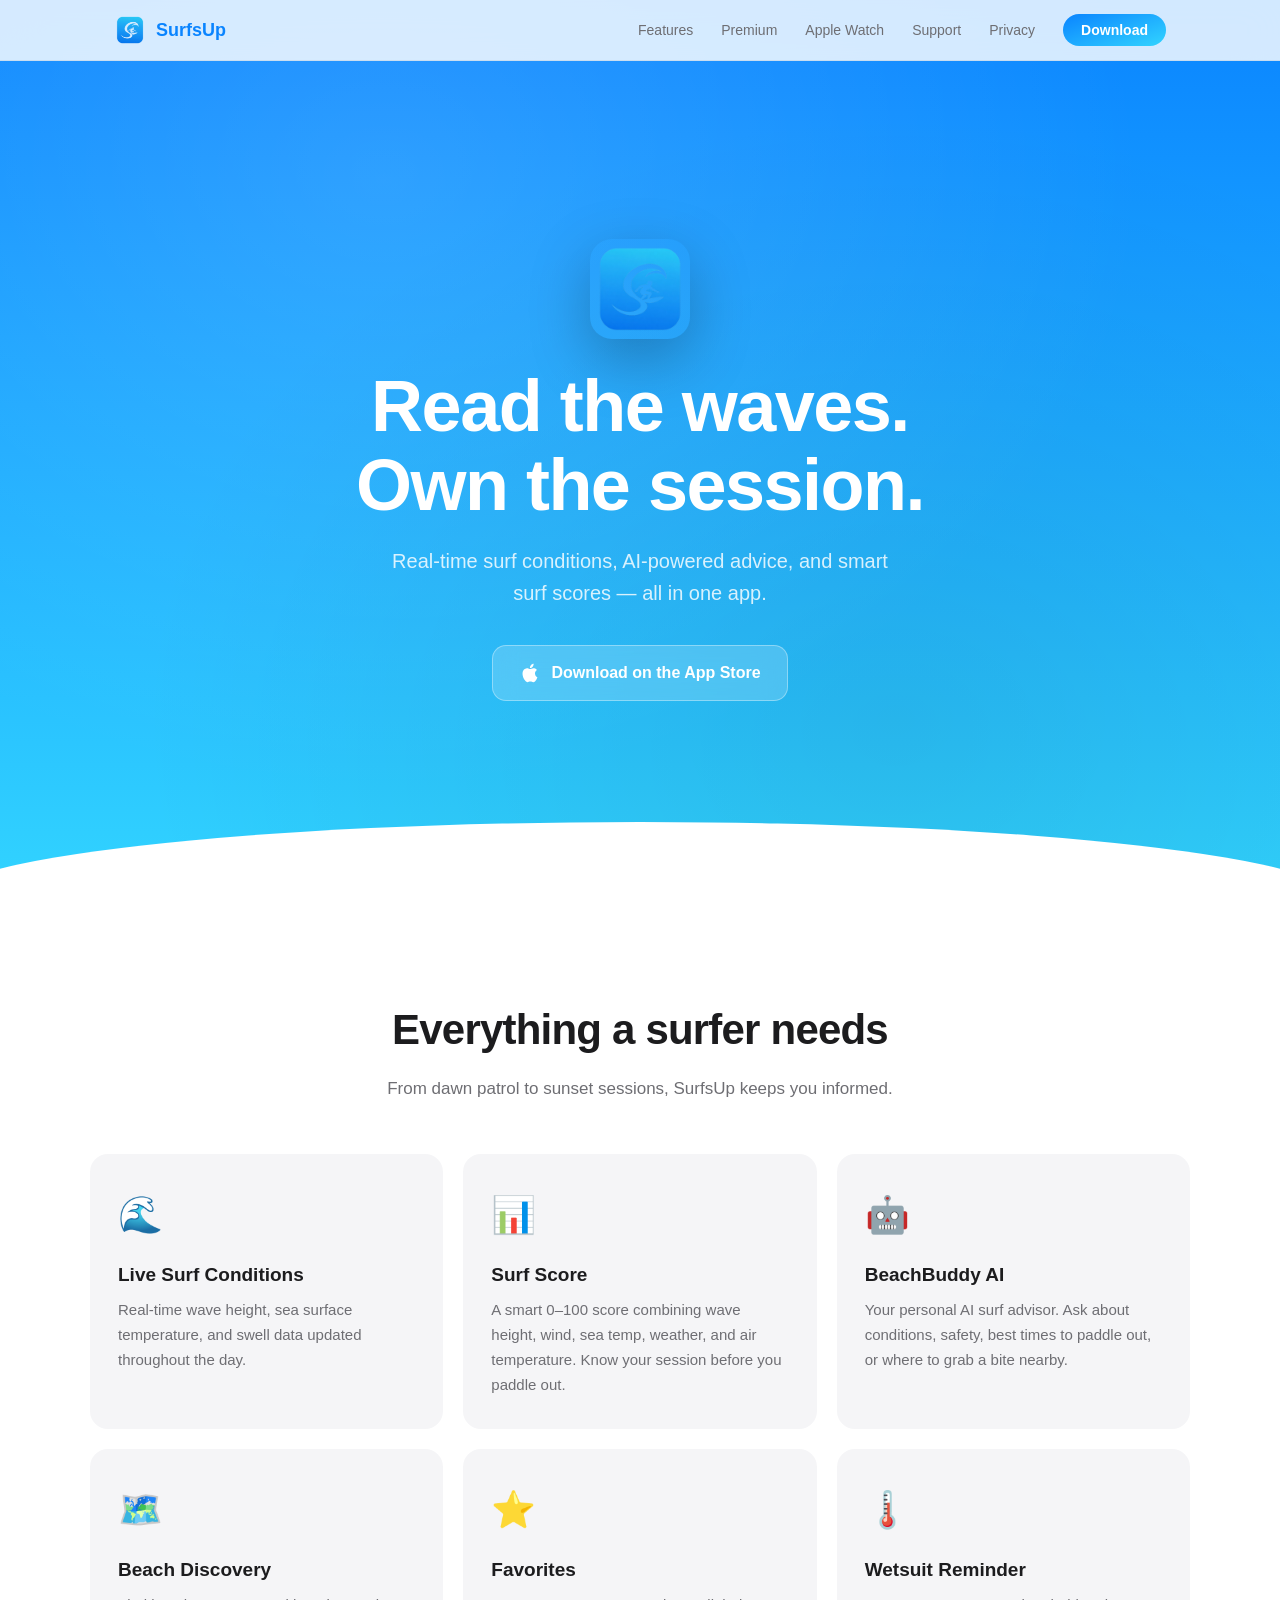
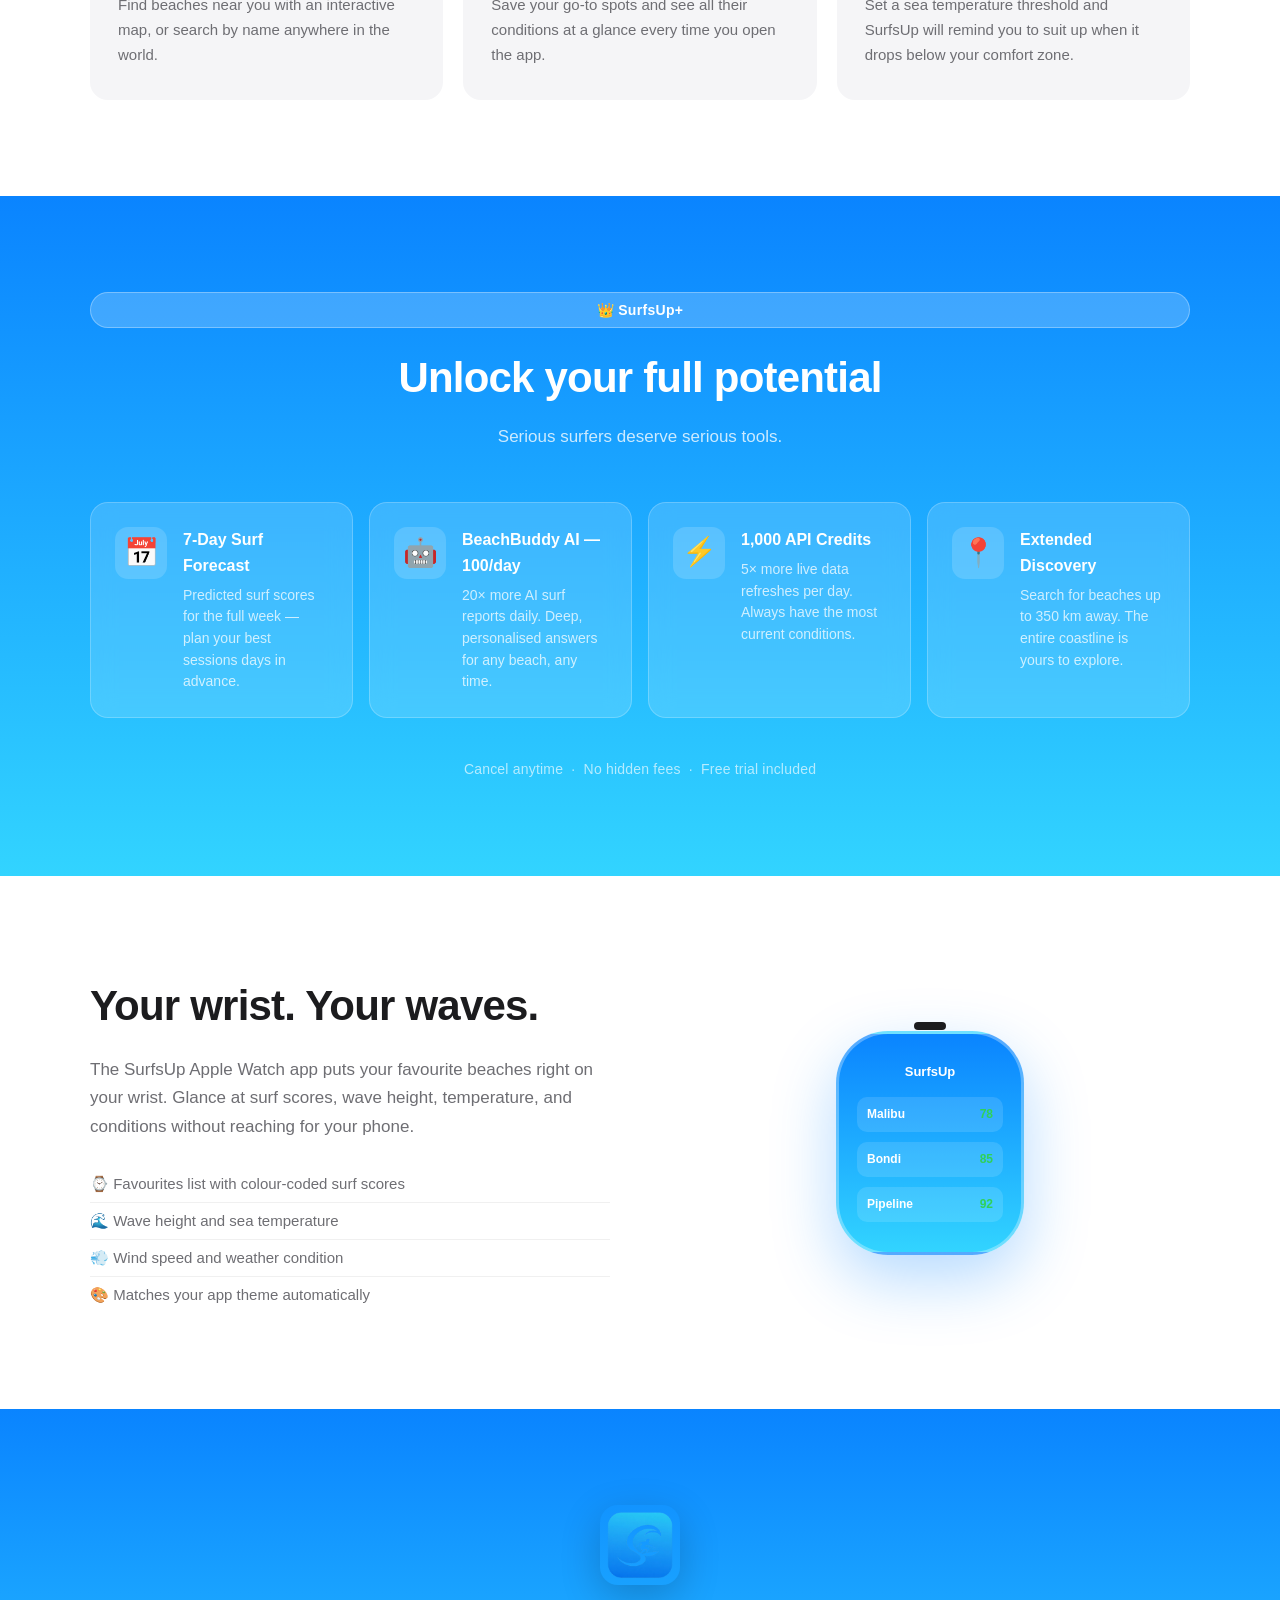
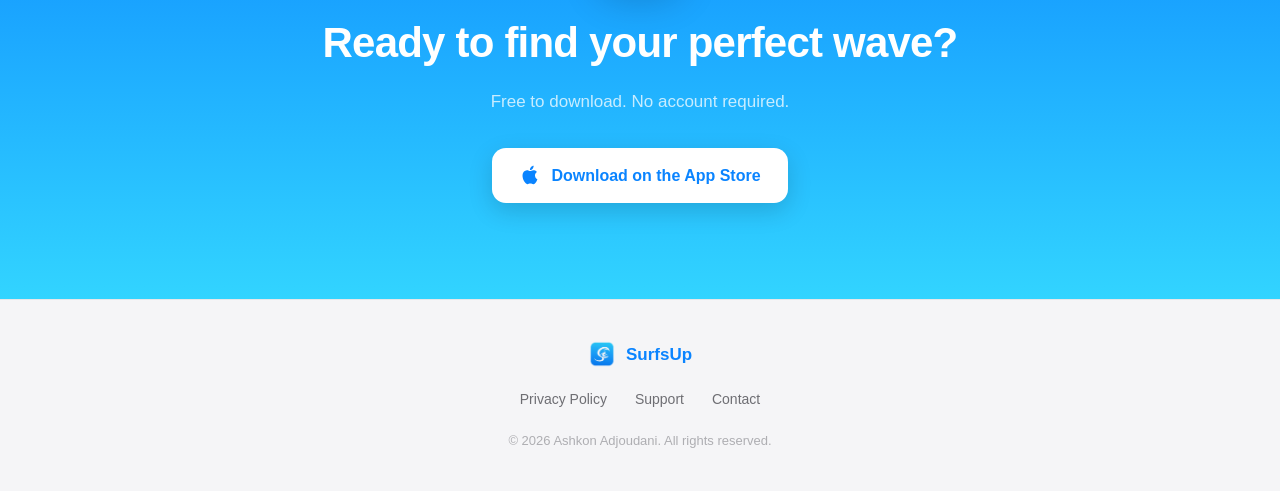
<file: index.html>
<!DOCTYPE html>
<html lang="en">
<head>
  <meta charset="UTF-8">
  <meta name="viewport" content="width=device-width, initial-scale=1.0">
  <meta name="description" content="SurfsUp — Real-time surf conditions, AI-powered advice, and smart surf scores for iOS and Apple Watch.">
  <title>SurfsUp — Know Before You Go</title>
  <link rel="stylesheet" href="style.css">
  <link rel="icon" type="image/png" href="logo.png">
</head>
<body>

  <!-- ── Nav ── -->
  <nav class="nav">
    <div class="nav-inner">
      <a class="nav-brand" href="index.html">
        <img src="logo.png" alt="SurfsUp logo" class="nav-logo">
        SurfsUp
      </a>
      <ul class="nav-links">
        <li><a href="#features">Features</a></li>
        <li><a href="#premium">Premium</a></li>
        <li><a href="#watch">Apple Watch</a></li>
        <li><a href="support.html">Support</a></li>
        <li><a href="privacy.html">Privacy</a></li>
        <li><a href="#download" class="btn-nav">Download</a></li>
      </ul>
    </div>
  </nav>

  <!-- ── Hero ── -->
  <section class="hero">
    <div class="hero-content">
      <img src="logo.png" alt="SurfsUp" class="hero-logo">
      <h1 class="hero-title">Read the waves.<br>Own the session.</h1>
      <p class="hero-sub">Real-time surf conditions, AI-powered advice, and smart surf scores — all in one app.</p>
      <div class="hero-actions">
        <a href="#" class="btn-store">
          <svg class="apple-icon" viewBox="0 0 24 24" fill="currentColor"><path d="M18.71 19.5c-.83 1.24-1.71 2.45-3.05 2.47-1.34.03-1.77-.79-3.29-.79-1.53 0-2 .77-3.27.82-1.31.05-2.3-1.32-3.14-2.53C4.25 17 2.94 12.45 4.7 9.39c.87-1.52 2.43-2.48 4.12-2.51 1.28-.02 2.5.87 3.29.87.78 0 2.26-1.07 3.8-.91.65.03 2.47.26 3.64 1.98-.09.06-2.17 1.28-2.15 3.81.03 3.02 2.65 4.03 2.68 4.04-.03.07-.42 1.44-1.38 2.83M13 3.5c.73-.83 1.94-1.46 2.94-1.5.13 1.17-.34 2.35-1.04 3.19-.69.85-1.83 1.51-2.95 1.42-.15-1.15.41-2.35 1.05-3.11z"/></svg>
          Download on the App Store
        </a>
      </div>
    </div>
    <div class="hero-wave"></div>
  </section>

  <!-- ── Features ── -->
  <section class="section" id="features">
    <div class="container">
      <h2 class="section-title">Everything a surfer needs</h2>
      <p class="section-sub">From dawn patrol to sunset sessions, SurfsUp keeps you informed.</p>
      <div class="features-grid">
        <div class="feature-card fade-in">
          <div class="feature-icon">🌊</div>
          <h3>Live Surf Conditions</h3>
          <p>Real-time wave height, sea surface temperature, and swell data updated throughout the day.</p>
        </div>
        <div class="feature-card fade-in">
          <div class="feature-icon">📊</div>
          <h3>Surf Score</h3>
          <p>A smart 0–100 score combining wave height, wind, sea temp, weather, and air temperature. Know your session before you paddle out.</p>
        </div>
        <div class="feature-card fade-in">
          <div class="feature-icon">🤖</div>
          <h3>BeachBuddy AI</h3>
          <p>Your personal AI surf advisor. Ask about conditions, safety, best times to paddle out, or where to grab a bite nearby.</p>
        </div>
        <div class="feature-card fade-in">
          <div class="feature-icon">🗺️</div>
          <h3>Beach Discovery</h3>
          <p>Find beaches near you with an interactive map, or search by name anywhere in the world.</p>
        </div>
        <div class="feature-card fade-in">
          <div class="feature-icon">⭐</div>
          <h3>Favorites</h3>
          <p>Save your go-to spots and see all their conditions at a glance every time you open the app.</p>
        </div>
        <div class="feature-card fade-in">
          <div class="feature-icon">🌡️</div>
          <h3>Wetsuit Reminder</h3>
          <p>Set a sea temperature threshold and SurfsUp will remind you to suit up when it drops below your comfort zone.</p>
        </div>
      </div>
    </div>
  </section>

  <!-- ── Premium ── -->
  <section class="section section-gradient" id="premium">
    <div class="container">
      <div class="crown-badge">👑 SurfsUp+</div>
      <h2 class="section-title white">Unlock your full potential</h2>
      <p class="section-sub white">Serious surfers deserve serious tools.</p>
      <div class="premium-grid">
        <div class="premium-card fade-in">
          <span class="premium-icon">📅</span>
          <div>
            <h4>7-Day Surf Forecast</h4>
            <p>Predicted surf scores for the full week — plan your best sessions days in advance.</p>
          </div>
        </div>
        <div class="premium-card fade-in">
          <span class="premium-icon">🤖</span>
          <div>
            <h4>BeachBuddy AI — 100/day</h4>
            <p>20× more AI surf reports daily. Deep, personalised answers for any beach, any time.</p>
          </div>
        </div>
        <div class="premium-card fade-in">
          <span class="premium-icon">⚡</span>
          <div>
            <h4>1,000 API Credits</h4>
            <p>5× more live data refreshes per day. Always have the most current conditions.</p>
          </div>
        </div>
        <div class="premium-card fade-in">
          <span class="premium-icon">📍</span>
          <div>
            <h4>Extended Discovery</h4>
            <p>Search for beaches up to 350 km away. The entire coastline is yours to explore.</p>
          </div>
        </div>
      </div>
      <p class="trust-line">Cancel anytime &nbsp;·&nbsp; No hidden fees &nbsp;·&nbsp; Free trial included</p>
    </div>
  </section>

  <!-- ── Apple Watch ── -->
  <section class="section" id="watch">
    <div class="container watch-section">
      <div class="watch-text fade-in">
        <h2>Your wrist. Your waves.</h2>
        <p>The SurfsUp Apple Watch app puts your favourite beaches right on your wrist. Glance at surf scores, wave height, temperature, and conditions without reaching for your phone.</p>
        <ul class="watch-list">
          <li>⌚ Favourites list with colour-coded surf scores</li>
          <li>🌊 Wave height and sea temperature</li>
          <li>💨 Wind speed and weather condition</li>
          <li>🎨 Matches your app theme automatically</li>
        </ul>
      </div>
      <div class="watch-visual fade-in">
        <div class="watch-mockup">
          <div class="watch-screen">
            <div class="watch-header">SurfsUp</div>
            <div class="watch-beach-item">
              <span>Malibu</span>
              <span class="score green">78</span>
            </div>
            <div class="watch-beach-item">
              <span>Bondi</span>
              <span class="score green">85</span>
            </div>
            <div class="watch-beach-item">
              <span>Pipeline</span>
              <span class="score green">92</span>
            </div>
          </div>
        </div>
      </div>
    </div>
  </section>

  <!-- ── Download CTA ── -->
  <section class="section section-gradient center" id="download">
    <div class="container">
      <img src="logo.png" alt="SurfsUp" class="cta-logo">
      <h2 class="section-title white">Ready to find your perfect wave?</h2>
      <p class="opacity-75 white">Free to download. No account required.</p>
      <a href="#" class="btn-store white-btn">
        <svg class="apple-icon" viewBox="0 0 24 24" fill="currentColor"><path d="M18.71 19.5c-.83 1.24-1.71 2.45-3.05 2.47-1.34.03-1.77-.79-3.29-.79-1.53 0-2 .77-3.27.82-1.31.05-2.3-1.32-3.14-2.53C4.25 17 2.94 12.45 4.7 9.39c.87-1.52 2.43-2.48 4.12-2.51 1.28-.02 2.5.87 3.29.87.78 0 2.26-1.07 3.8-.91.65.03 2.47.26 3.64 1.98-.09.06-2.17 1.28-2.15 3.81.03 3.02 2.65 4.03 2.68 4.04-.03.07-.42 1.44-1.38 2.83M13 3.5c.73-.83 1.94-1.46 2.94-1.5.13 1.17-.34 2.35-1.04 3.19-.69.85-1.83 1.51-2.95 1.42-.15-1.15.41-2.35 1.05-3.11z"/></svg>
        Download on the App Store
      </a>
    </div>
  </section>

  <!-- ── Footer ── -->
  <footer class="footer">
    <div class="container footer-inner">
      <div class="footer-brand">
        <img src="logo.png" alt="SurfsUp" class="footer-logo">
        SurfsUp
      </div>
      <div class="footer-links">
        <a href="privacy.html">Privacy Policy</a>
        <a href="support.html">Support</a>
        <a href="mailto:ashkonstudent@gmail.com">Contact</a>
      </div>
      <p class="footer-copy">© 2026 Ashkon Adjoudani. All rights reserved.</p>
    </div>
  </footer>

  <script src="main.js"></script>
</body>
</html>
</file>
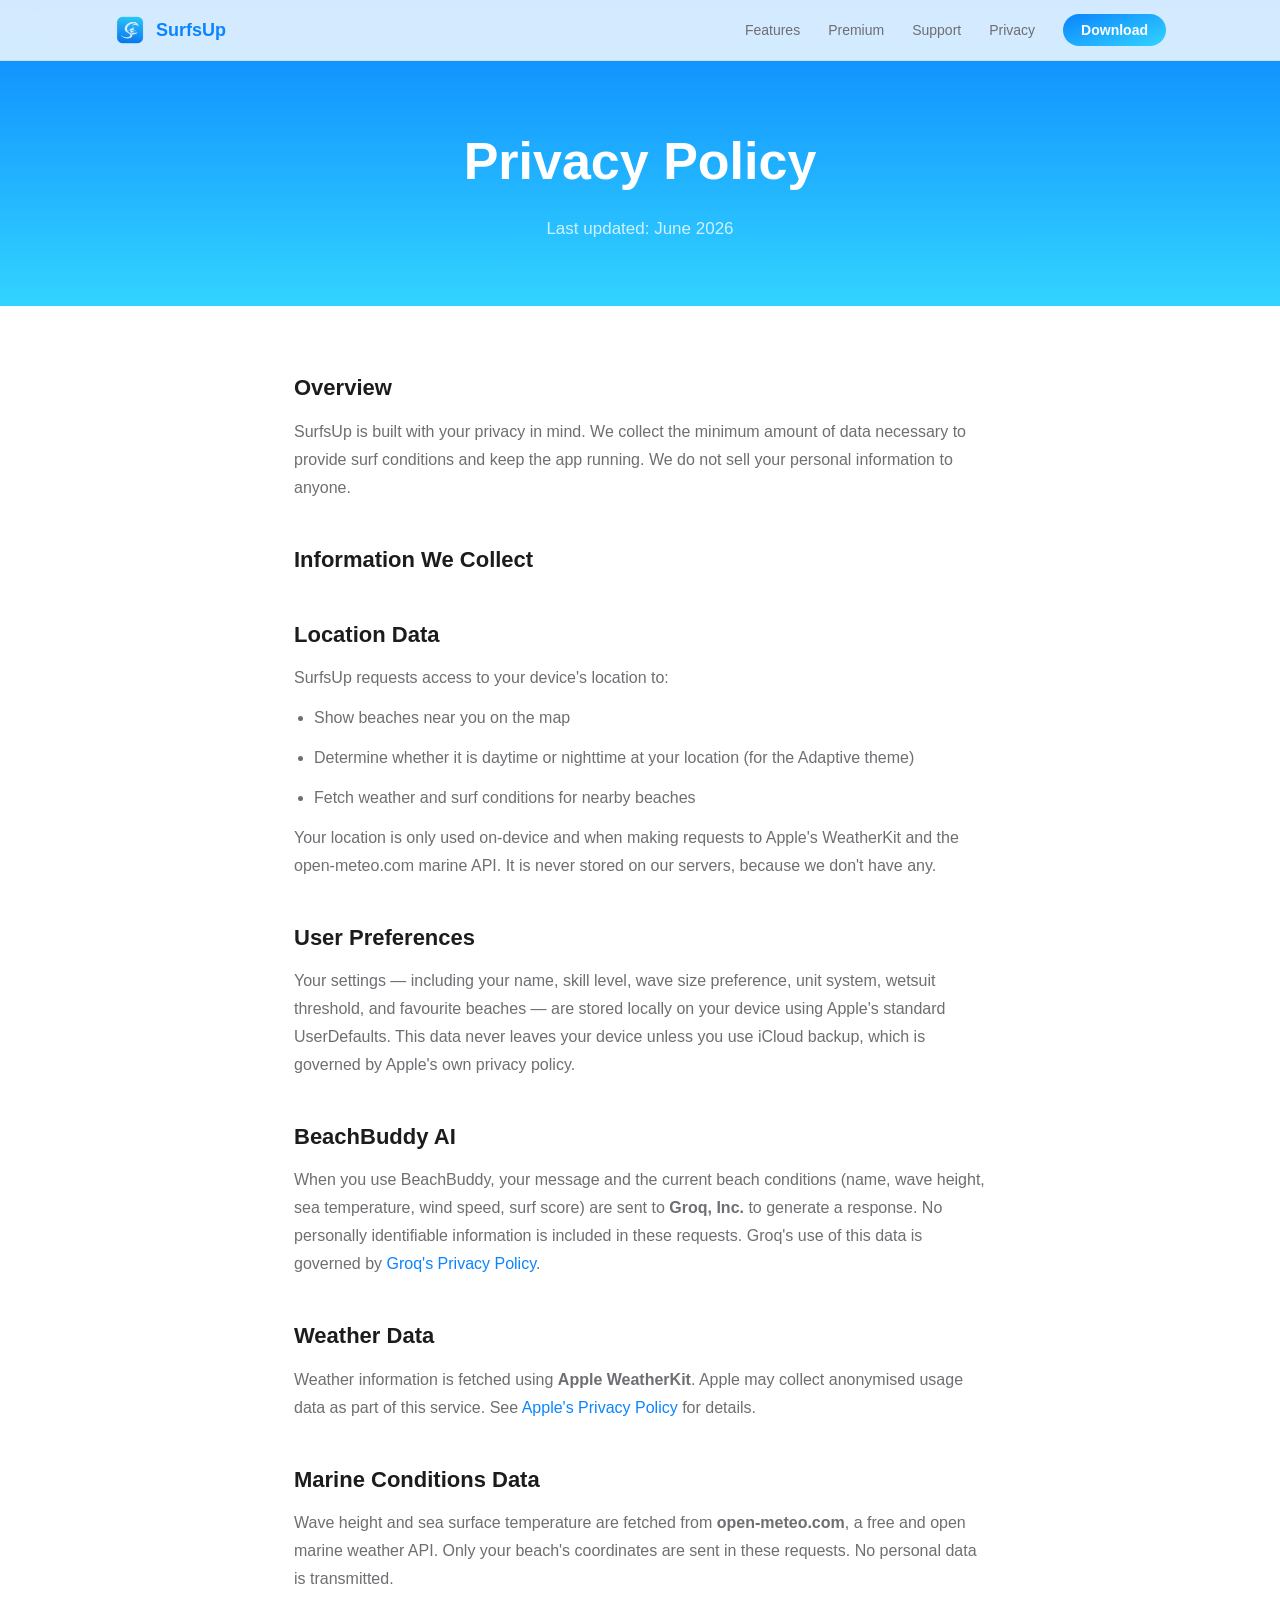
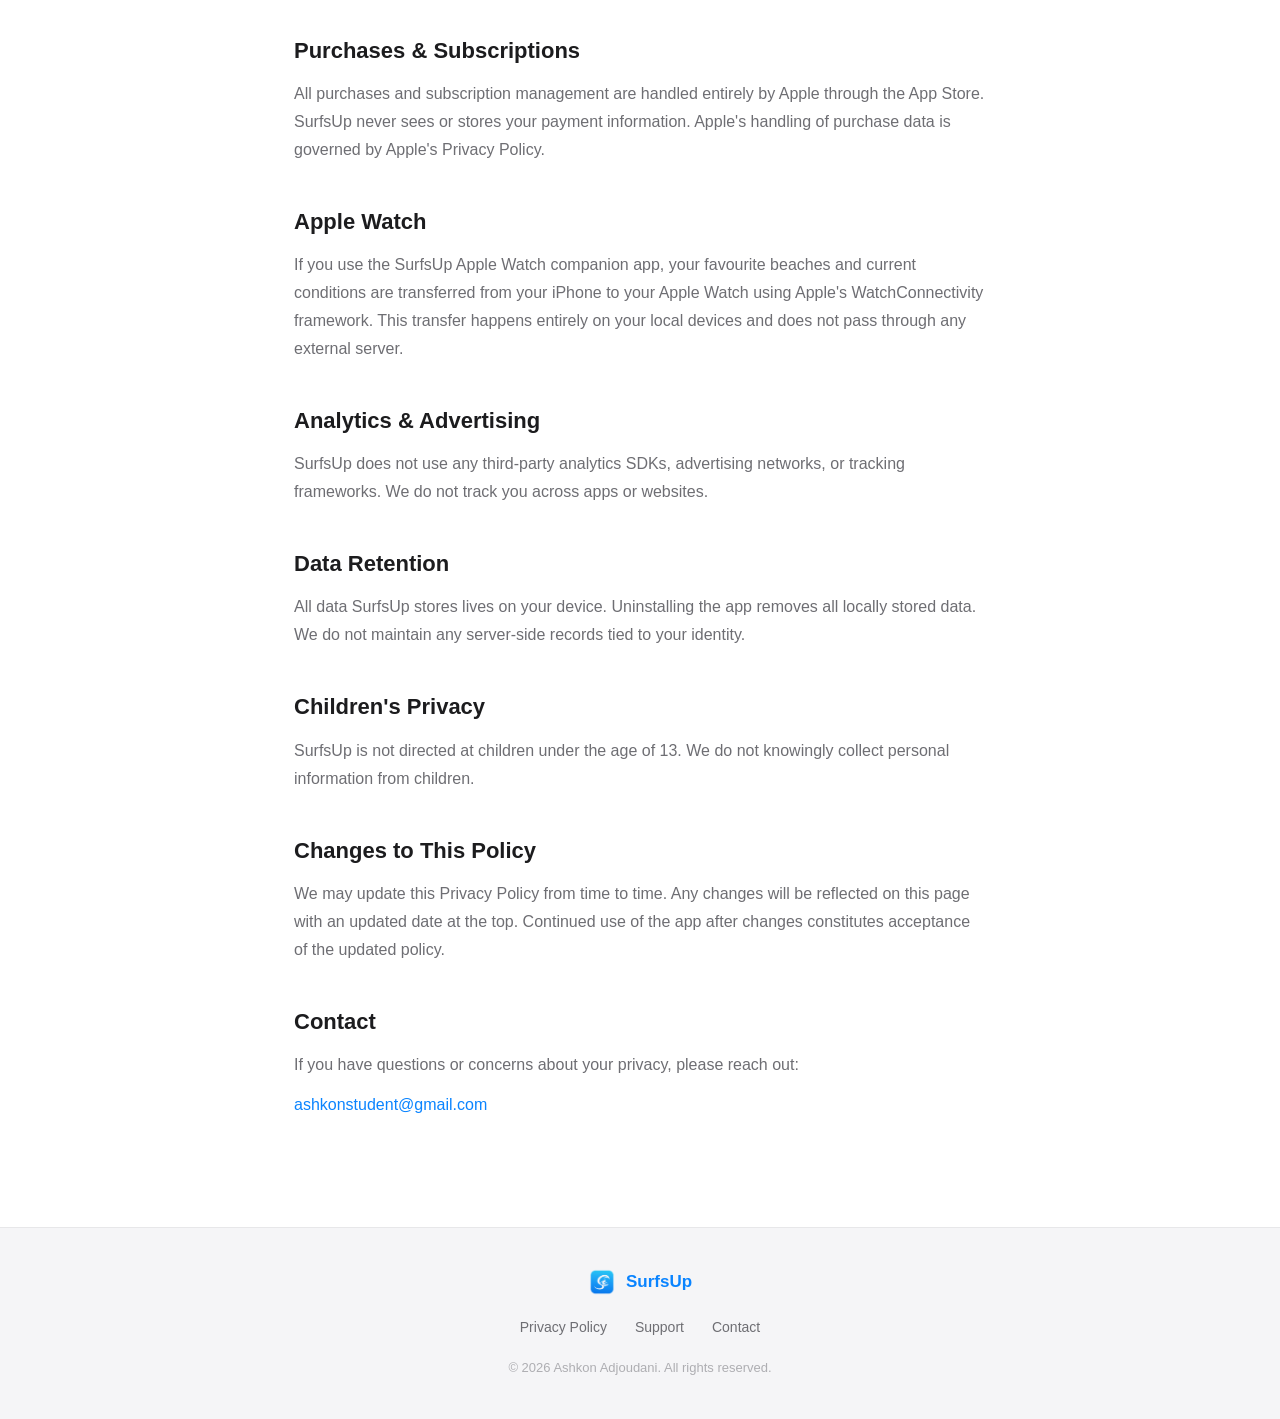
<file: privacy.html>
<!DOCTYPE html>
<html lang="en">
<head>
  <meta charset="UTF-8">
  <meta name="viewport" content="width=device-width, initial-scale=1.0">
  <title>Privacy Policy — SurfsUp</title>
  <link rel="stylesheet" href="style.css">
  <link rel="icon" type="image/png" href="logo.png">
</head>
<body>

  <nav class="nav">
    <div class="nav-inner">
      <a class="nav-brand" href="index.html">
        <img src="logo.png" alt="SurfsUp logo" class="nav-logo">
        SurfsUp
      </a>
      <ul class="nav-links">
        <li><a href="index.html#features">Features</a></li>
        <li><a href="index.html#premium">Premium</a></li>
        <li><a href="support.html">Support</a></li>
        <li><a href="privacy.html">Privacy</a></li>
        <li><a href="index.html#download" class="btn-nav">Download</a></li>
      </ul>
    </div>
  </nav>

  <div class="page-hero">
    <h1>Privacy Policy</h1>
    <p>Last updated: June 2026</p>
  </div>

  <div class="page-body">

    <h2>Overview</h2>
    <p>SurfsUp is built with your privacy in mind. We collect the minimum amount of data necessary to provide surf conditions and keep the app running. We do not sell your personal information to anyone.</p>

    <h2>Information We Collect</h2>

    <h2>Location Data</h2>
    <p>SurfsUp requests access to your device's location to:</p>
    <ul>
      <li>Show beaches near you on the map</li>
      <li>Determine whether it is daytime or nighttime at your location (for the Adaptive theme)</li>
      <li>Fetch weather and surf conditions for nearby beaches</li>
    </ul>
    <p>Your location is only used on-device and when making requests to Apple's WeatherKit and the open-meteo.com marine API. It is never stored on our servers, because we don't have any.</p>

    <h2>User Preferences</h2>
    <p>Your settings — including your name, skill level, wave size preference, unit system, wetsuit threshold, and favourite beaches — are stored locally on your device using Apple's standard UserDefaults. This data never leaves your device unless you use iCloud backup, which is governed by Apple's own privacy policy.</p>

    <h2>BeachBuddy AI</h2>
    <p>When you use BeachBuddy, your message and the current beach conditions (name, wave height, sea temperature, wind speed, surf score) are sent to <strong>Groq, Inc.</strong> to generate a response. No personally identifiable information is included in these requests. Groq's use of this data is governed by <a href="https://groq.com/privacy-policy/" target="_blank" rel="noopener">Groq's Privacy Policy</a>.</p>

    <h2>Weather Data</h2>
    <p>Weather information is fetched using <strong>Apple WeatherKit</strong>. Apple may collect anonymised usage data as part of this service. See <a href="https://www.apple.com/legal/privacy/" target="_blank" rel="noopener">Apple's Privacy Policy</a> for details.</p>

    <h2>Marine Conditions Data</h2>
    <p>Wave height and sea surface temperature are fetched from <strong>open-meteo.com</strong>, a free and open marine weather API. Only your beach's coordinates are sent in these requests. No personal data is transmitted.</p>

    <h2>Purchases &amp; Subscriptions</h2>
    <p>All purchases and subscription management are handled entirely by Apple through the App Store. SurfsUp never sees or stores your payment information. Apple's handling of purchase data is governed by Apple's Privacy Policy.</p>

    <h2>Apple Watch</h2>
    <p>If you use the SurfsUp Apple Watch companion app, your favourite beaches and current conditions are transferred from your iPhone to your Apple Watch using Apple's WatchConnectivity framework. This transfer happens entirely on your local devices and does not pass through any external server.</p>

    <h2>Analytics &amp; Advertising</h2>
    <p>SurfsUp does not use any third-party analytics SDKs, advertising networks, or tracking frameworks. We do not track you across apps or websites.</p>

    <h2>Data Retention</h2>
    <p>All data SurfsUp stores lives on your device. Uninstalling the app removes all locally stored data. We do not maintain any server-side records tied to your identity.</p>

    <h2>Children's Privacy</h2>
    <p>SurfsUp is not directed at children under the age of 13. We do not knowingly collect personal information from children.</p>

    <h2>Changes to This Policy</h2>
    <p>We may update this Privacy Policy from time to time. Any changes will be reflected on this page with an updated date at the top. Continued use of the app after changes constitutes acceptance of the updated policy.</p>

    <h2>Contact</h2>
    <p>If you have questions or concerns about your privacy, please reach out:</p>
    <p><a href="mailto:ashkonstudent@gmail.com">ashkonstudent@gmail.com</a></p>

  </div>

  <footer class="footer">
    <div class="container footer-inner">
      <div class="footer-brand">
        <img src="logo.png" alt="SurfsUp" class="footer-logo">
        SurfsUp
      </div>
      <div class="footer-links">
        <a href="privacy.html">Privacy Policy</a>
        <a href="support.html">Support</a>
        <a href="mailto:ashkonstudent@gmail.com">Contact</a>
      </div>
      <p class="footer-copy">© 2026 Ashkon Adjoudani. All rights reserved.</p>
    </div>
  </footer>

</body>
</html>
</file>
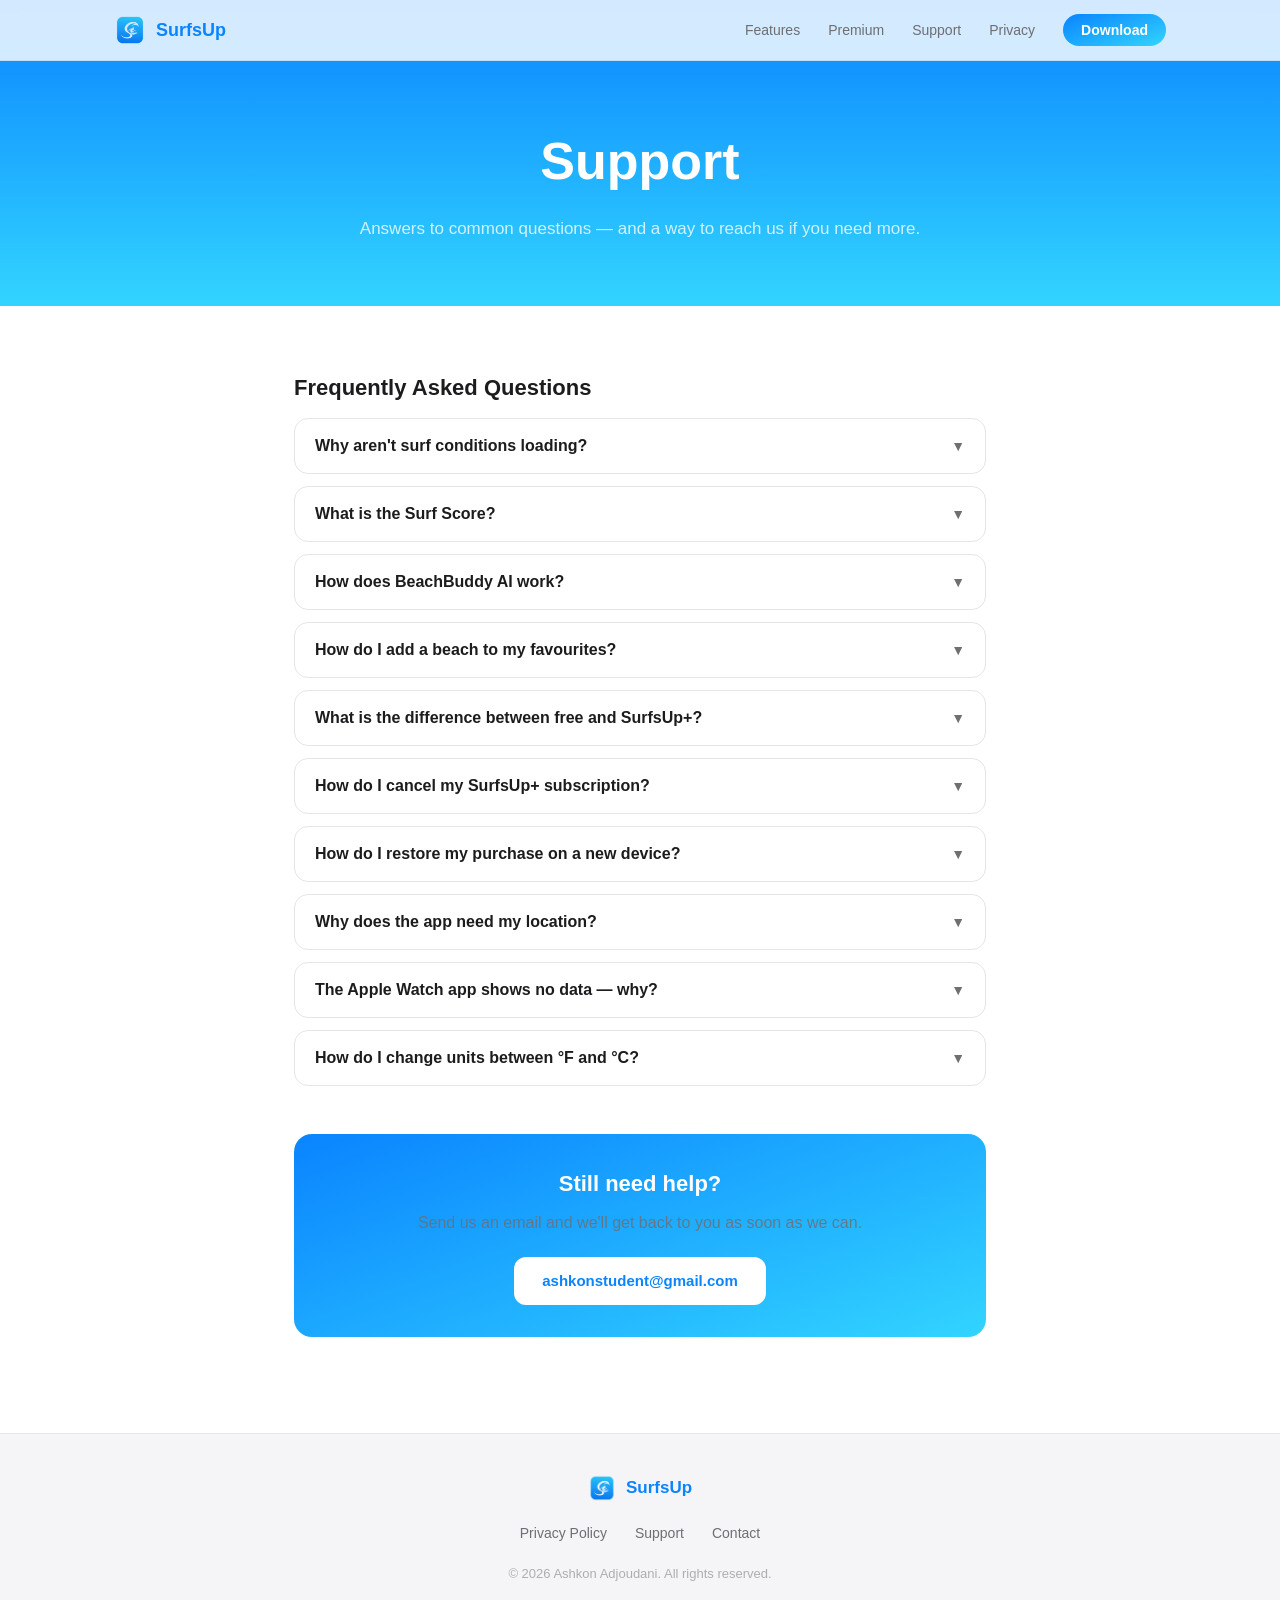
<file: support.html>
<!DOCTYPE html>
<html lang="en">
<head>
  <meta charset="UTF-8">
  <meta name="viewport" content="width=device-width, initial-scale=1.0">
  <title>Support — SurfsUp</title>
  <link rel="stylesheet" href="style.css">
  <link rel="icon" type="image/png" href="logo.png">
</head>
<body>

  <nav class="nav">
    <div class="nav-inner">
      <a class="nav-brand" href="index.html">
        <img src="logo.png" alt="SurfsUp logo" class="nav-logo">
        SurfsUp
      </a>
      <ul class="nav-links">
        <li><a href="index.html#features">Features</a></li>
        <li><a href="index.html#premium">Premium</a></li>
        <li><a href="support.html">Support</a></li>
        <li><a href="privacy.html">Privacy</a></li>
        <li><a href="index.html#download" class="btn-nav">Download</a></li>
      </ul>
    </div>
  </nav>

  <div class="page-hero">
    <h1>Support</h1>
    <p>Answers to common questions — and a way to reach us if you need more.</p>
  </div>

  <div class="page-body">

    <h2>Frequently Asked Questions</h2>

    <div class="faq-item">
      <button class="faq-q">
        Why aren't surf conditions loading?
        <span class="faq-chevron">▼</span>
      </button>
      <div class="faq-a">
        <p>SurfsUp fetches live data from the internet. Make sure your device has an active connection. If you've reached your daily API credit limit (200 for free / 1,000 for SurfsUp+), conditions won't refresh until the following day. Pull down on the beach list to manually refresh.</p>
      </div>
    </div>

    <div class="faq-item">
      <button class="faq-q">
        What is the Surf Score?
        <span class="faq-chevron">▼</span>
      </button>
      <div class="faq-a">
        <p>The Surf Score is a 0–100 rating calculated from five factors: wave height, wind speed, weather conditions, sea surface temperature, and air temperature. Higher scores mean better surfing conditions. A score above 80 is considered epic.</p>
      </div>
    </div>

    <div class="faq-item">
      <button class="faq-q">
        How does BeachBuddy AI work?
        <span class="faq-chevron">▼</span>
      </button>
      <div class="faq-a">
        <p>BeachBuddy is an AI assistant powered by the Llama language model via Groq. It knows the current conditions for your selected beach and can answer questions about surfing, safety, nearby places, and more. Free users get 5 conversations per day; SurfsUp+ users get 100.</p>
      </div>
    </div>

    <div class="faq-item">
      <button class="faq-q">
        How do I add a beach to my favourites?
        <span class="faq-chevron">▼</span>
      </button>
      <div class="faq-a">
        <p>Go to the Search tab, search for a beach by name, then tap the ★ star icon on the result. The beach will be saved to your Home screen. Your favourites are stored on your device and sync to Apple Watch automatically.</p>
      </div>
    </div>

    <div class="faq-item">
      <button class="faq-q">
        What is the difference between free and SurfsUp+?
        <span class="faq-chevron">▼</span>
      </button>
      <div class="faq-a">
        <p>Free users get real-time conditions, surf scores, beach search up to 50 km, 200 API credits/day, and 5 BeachBuddy conversations/day. SurfsUp+ unlocks the 7-Day Forecast, 100 BeachBuddy conversations/day, 1,000 API credits/day, and beach search up to 350 km.</p>
      </div>
    </div>

    <div class="faq-item">
      <button class="faq-q">
        How do I cancel my SurfsUp+ subscription?
        <span class="faq-chevron">▼</span>
      </button>
      <div class="faq-a">
        <p>Subscriptions are managed entirely by Apple. Go to <strong>iPhone Settings → your name → Subscriptions</strong>, find SurfsUp+, and tap Cancel Subscription. You'll retain access until the end of your current billing period.</p>
      </div>
    </div>

    <div class="faq-item">
      <button class="faq-q">
        How do I restore my purchase on a new device?
        <span class="faq-chevron">▼</span>
      </button>
      <div class="faq-a">
        <p>Open SurfsUp and go to Settings. Tap "Restore Purchases" at the bottom of the subscription section. Make sure you're signed in with the same Apple ID you used to purchase SurfsUp+.</p>
      </div>
    </div>

    <div class="faq-item">
      <button class="faq-q">
        Why does the app need my location?
        <span class="faq-chevron">▼</span>
      </button>
      <div class="faq-a">
        <p>Location is used to find beaches near you and to determine whether it's daytime or nighttime for the Adaptive theme. SurfsUp never stores your location on any server. See our <a href="privacy.html">Privacy Policy</a> for full details.</p>
      </div>
    </div>

    <div class="faq-item">
      <button class="faq-q">
        The Apple Watch app shows no data — why?
        <span class="faq-chevron">▼</span>
      </button>
      <div class="faq-a">
        <p>The watch app receives data from your iPhone via Bluetooth. Open SurfsUp on your iPhone and bring it to the foreground — it will send your latest favourites and conditions to the watch within a few seconds. A SurfsUp+ subscription is required to use the Apple Watch app.</p>
      </div>
    </div>

    <div class="faq-item">
      <button class="faq-q">
        How do I change units between °F and °C?
        <span class="faq-chevron">▼</span>
      </button>
      <div class="faq-a">
        <p>Go to the <strong>Settings tab</strong> and tap the Units row under Preferences. You can switch between Imperial (°F / ft) and Metric (°C / m) at any time.</p>
      </div>
    </div>

    <div class="contact-card">
      <h3>Still need help?</h3>
      <p>Send us an email and we'll get back to you as soon as we can.</p>
      <a href="mailto:ashkonstudent@gmail.com">ashkonstudent@gmail.com</a>
    </div>

  </div>

  <footer class="footer">
    <div class="container footer-inner">
      <div class="footer-brand">
        <img src="logo.png" alt="SurfsUp" class="footer-logo">
        SurfsUp
      </div>
      <div class="footer-links">
        <a href="privacy.html">Privacy Policy</a>
        <a href="support.html">Support</a>
        <a href="mailto:ashkonstudent@gmail.com">Contact</a>
      </div>
      <p class="footer-copy">© 2026 Ashkon Adjoudani. All rights reserved.</p>
    </div>
  </footer>

  <script src="main.js"></script>
</body>
</html>
</file>
<file: style.css>
/* ── Reset & Base ── */
*, *::before, *::after { box-sizing: border-box; margin: 0; padding: 0; }

:root {
  --blue:    #0A84FF;
  --cyan:    #32D4FF;
  --grad:    linear-gradient(160deg, #0A84FF 0%, #32D4FF 100%);
  --grad-v:  linear-gradient(180deg, #0A84FF 0%, #32D4FF 100%);
  --glass:   rgba(255,255,255,0.14);
  --glass-b: rgba(255,255,255,0.22);
  --text:    #1c1c1e;
  --muted:   #6e6e73;
  --radius:  18px;
  --shadow:  0 8px 32px rgba(10,132,255,0.18);
}

html { scroll-behavior: smooth; }

body {
  font-family: -apple-system, BlinkMacSystemFont, "SF Pro Display", "Segoe UI", sans-serif;
  color: var(--text);
  background: #fff;
  line-height: 1.6;
  -webkit-font-smoothing: antialiased;
}

a { text-decoration: none; color: inherit; }
ul { list-style: none; }
img { display: block; max-width: 100%; }

/* ── Nav ── */
.nav {
  position: fixed; top: 0; left: 0; right: 0; z-index: 100;
  background: rgba(255,255,255,0.82);
  backdrop-filter: blur(20px);
  -webkit-backdrop-filter: blur(20px);
  border-bottom: 1px solid rgba(0,0,0,0.06);
}
.nav-inner {
  max-width: 1100px; margin: 0 auto;
  padding: 0 24px;
  height: 60px;
  display: flex; align-items: center; justify-content: space-between;
}
.nav-brand {
  display: flex; align-items: center; gap: 10px;
  font-size: 18px; font-weight: 700; color: var(--blue);
}
.nav-logo { width: 32px; height: 32px; border-radius: 8px; }

.nav-links {
  display: flex; align-items: center; gap: 28px;
}
.nav-links a {
  font-size: 14px; font-weight: 500; color: var(--muted);
  transition: color 0.2s;
}
.nav-links a:hover { color: var(--blue); }
.btn-nav {
  background: var(--grad); color: #fff !important;
  padding: 8px 18px; border-radius: 20px;
  font-size: 14px !important; font-weight: 600 !important;
  transition: opacity 0.2s, transform 0.2s !important;
}
.btn-nav:hover { opacity: 0.88; transform: translateY(-1px); }

/* ── Hero ── */
.hero {
  min-height: 100vh;
  background: var(--grad-v);
  display: flex; align-items: center; justify-content: center;
  text-align: center;
  padding: 120px 24px 80px;
  position: relative; overflow: hidden;
}
.hero::before {
  content: '';
  position: absolute; inset: 0;
  background: radial-gradient(ellipse at 30% 20%, rgba(255,255,255,0.12) 0%, transparent 60%),
              radial-gradient(ellipse at 70% 80%, rgba(0,0,0,0.08) 0%, transparent 60%);
}
.hero-content { position: relative; z-index: 1; max-width: 720px; margin: 0 auto; }

.hero-logo {
  width: 100px; height: 100px; border-radius: 22px;
  margin: 0 auto 28px;
  box-shadow: 0 20px 60px rgba(0,0,0,0.25);
  animation: float 4s ease-in-out infinite;
}
@keyframes float {
  0%, 100% { transform: translateY(0); }
  50%       { transform: translateY(-10px); }
}

.hero-title {
  font-size: clamp(40px, 7vw, 72px);
  font-weight: 800; line-height: 1.1;
  color: #fff;
  letter-spacing: -1.5px;
  margin-bottom: 20px;
}
.hero-sub {
  font-size: clamp(16px, 2.5vw, 20px);
  color: rgba(255,255,255,0.82);
  max-width: 520px; margin: 0 auto 36px;
}

.hero-actions { display: flex; gap: 16px; justify-content: center; flex-wrap: wrap; }

.btn-store {
  display: inline-flex; align-items: center; gap: 10px;
  background: rgba(255,255,255,0.18);
  border: 1.5px solid rgba(255,255,255,0.35);
  backdrop-filter: blur(12px);
  color: #fff;
  padding: 14px 26px; border-radius: 14px;
  font-size: 16px; font-weight: 600;
  transition: background 0.2s, transform 0.2s;
}
.btn-store:hover { background: rgba(255,255,255,0.28); transform: translateY(-2px); }
.btn-store.white-btn {
  background: #fff; color: var(--blue);
  border-color: transparent;
  box-shadow: 0 8px 24px rgba(0,0,0,0.15);
}
.btn-store.white-btn:hover { transform: translateY(-2px); box-shadow: 0 12px 32px rgba(0,0,0,0.2); }

.apple-icon { width: 22px; height: 22px; flex-shrink: 0; }

.hero-wave {
  position: absolute; bottom: -2px; left: 0; right: 0;
  height: 80px;
  background: #fff;
  clip-path: ellipse(55% 100% at 50% 100%);
}

/* ── Sections ── */
.section { padding: 96px 24px; }
.section-gradient { background: var(--grad-v); }
.container { max-width: 1100px; margin: 0 auto; }
.center { text-align: center; }

.section-title {
  font-size: clamp(28px, 4vw, 42px);
  font-weight: 800; letter-spacing: -0.8px;
  margin-bottom: 12px; text-align: center;
}
.section-title.white { color: #fff; }
.section-sub {
  font-size: 17px; color: var(--muted);
  text-align: center; margin-bottom: 52px;
}
.section-sub.white { color: rgba(255,255,255,0.78); }

/* ── Features Grid ── */
.features-grid {
  display: grid;
  grid-template-columns: repeat(auto-fit, minmax(300px, 1fr));
  gap: 20px; margin-top: 8px;
}
.feature-card {
  background: #f5f5f7;
  border-radius: var(--radius);
  padding: 32px 28px;
  transition: transform 0.25s, box-shadow 0.25s;
}
.feature-card:hover { transform: translateY(-4px); box-shadow: var(--shadow); }
.feature-icon { font-size: 36px; margin-bottom: 16px; }
.feature-card h3 { font-size: 19px; font-weight: 700; margin-bottom: 8px; }
.feature-card p { font-size: 15px; color: var(--muted); line-height: 1.65; }

/* ── Premium Grid ── */
.crown-badge {
  display: inline-block;
  background: rgba(255,255,255,0.2);
  border: 1px solid rgba(255,255,255,0.3);
  color: #fff; font-size: 14px; font-weight: 600;
  padding: 6px 16px; border-radius: 20px;
  margin-bottom: 16px;
  text-align: center; width: 100%;
  letter-spacing: 0.3px;
}
.premium-grid {
  display: grid;
  grid-template-columns: repeat(auto-fit, minmax(260px, 1fr));
  gap: 16px; margin-top: 8px;
}
.premium-card {
  background: var(--glass);
  border: 1px solid var(--glass-b);
  backdrop-filter: blur(12px);
  border-radius: var(--radius);
  padding: 24px;
  display: flex; gap: 16px; align-items: flex-start;
  transition: transform 0.25s, background 0.25s;
}
.premium-card:hover { transform: translateY(-3px); background: rgba(255,255,255,0.2); }
.premium-icon {
  font-size: 28px; flex-shrink: 0;
  width: 52px; height: 52px;
  display: flex; align-items: center; justify-content: center;
  border-radius: 13px;
  background: rgba(255,255,255,0.15);
}
.premium-card h4 { font-size: 16px; font-weight: 700; color: #fff; margin-bottom: 6px; }
.premium-card p  { font-size: 14px; color: rgba(255,255,255,0.75); line-height: 1.55; }
.trust-line {
  text-align: center; color: rgba(255,255,255,0.65);
  font-size: 14px; margin-top: 40px;
  letter-spacing: 0.2px;
}

/* ── Watch Section ── */
.watch-section {
  display: grid;
  grid-template-columns: 1fr 1fr;
  gap: 60px; align-items: center;
}
.watch-text h2 {
  font-size: clamp(28px, 4vw, 42px);
  font-weight: 800; letter-spacing: -0.8px; margin-bottom: 16px;
}
.watch-text p { font-size: 17px; color: var(--muted); margin-bottom: 24px; line-height: 1.7; }
.watch-list li {
  font-size: 15px; color: var(--muted);
  padding: 6px 0; border-bottom: 1px solid #f0f0f0;
}
.watch-list li:last-child { border-bottom: none; }

.watch-visual { display: flex; justify-content: center; }
.watch-mockup {
  width: 188px; height: 224px;
  background: var(--grad-v);
  border-radius: 52px;
  padding: 28px 18px 18px;
  box-shadow: 0 24px 64px rgba(10,132,255,0.3);
  position: relative;
  border: 3px solid rgba(255,255,255,0.3);
}
.watch-mockup::before {
  content: '';
  position: absolute; top: -12px; left: 50%; transform: translateX(-50%);
  width: 32px; height: 8px;
  background: #1c1c1e; border-radius: 4px;
}
.watch-screen { height: 100%; display: flex; flex-direction: column; gap: 10px; }
.watch-header {
  font-size: 13px; font-weight: 700; color: #fff;
  text-align: center; margin-bottom: 4px;
}
.watch-beach-item {
  display: flex; justify-content: space-between; align-items: center;
  background: rgba(255,255,255,0.12);
  border-radius: 10px; padding: 8px 10px;
  font-size: 12px; font-weight: 600; color: #fff;
}
.score { font-weight: 800; }
.score.green { color: #30D158; }
.score.yellow { color: #FFD60A; }
.score.orange { color: #FF9F0A; }

/* ── CTA ── */
.cta-logo {
  width: 80px; height: 80px; border-radius: 18px;
  margin: 0 auto 24px;
  box-shadow: 0 12px 40px rgba(0,0,0,0.2);
}
.white { color: #fff; }
.opacity-75 { opacity: 0.75; margin-bottom: 32px; font-size: 17px; }

/* ── Footer ── */
.footer {
  background: #f5f5f7;
  padding: 40px 24px;
  border-top: 1px solid rgba(0,0,0,0.06);
}
.footer-inner {
  display: flex; flex-direction: column; align-items: center; gap: 20px;
}
.footer-brand {
  display: flex; align-items: center; gap: 10px;
  font-size: 17px; font-weight: 700; color: var(--blue);
}
.footer-logo { width: 28px; height: 28px; border-radius: 7px; }
.footer-links { display: flex; gap: 28px; flex-wrap: wrap; justify-content: center; }
.footer-links a { font-size: 14px; color: var(--muted); transition: color 0.2s; }
.footer-links a:hover { color: var(--blue); }
.footer-copy { font-size: 13px; color: #aeaeb2; }

/* ── Fade-in animation ── */
.fade-in {
  opacity: 0; transform: translateY(24px);
  transition: opacity 0.6s ease, transform 0.6s ease;
}
.fade-in.visible { opacity: 1; transform: translateY(0); }

/* ── Inner pages (privacy, support) ── */
.page-hero {
  background: var(--grad-v);
  padding: 120px 24px 64px;
  text-align: center;
}
.page-hero h1 { font-size: clamp(32px, 5vw, 52px); font-weight: 800; color: #fff; margin-bottom: 12px; }
.page-hero p  { font-size: 17px; color: rgba(255,255,255,0.78); }

.page-body { max-width: 740px; margin: 0 auto; padding: 64px 24px 96px; }
.page-body h2 { font-size: 22px; font-weight: 700; margin: 40px 0 12px; color: var(--text); }
.page-body h2:first-child { margin-top: 0; }
.page-body p, .page-body li { font-size: 16px; color: var(--muted); line-height: 1.75; margin-bottom: 12px; }
.page-body ul { padding-left: 20px; list-style: disc; }
.page-body a { color: var(--blue); }
.page-body a:hover { text-decoration: underline; }

.faq-item {
  border: 1px solid #e5e5ea;
  border-radius: 14px; margin-bottom: 12px; overflow: hidden;
}
.faq-q {
  width: 100%; background: none; border: none; cursor: pointer;
  padding: 18px 20px;
  font-size: 16px; font-weight: 600; color: var(--text);
  text-align: left;
  display: flex; justify-content: space-between; align-items: center;
  font-family: inherit;
}
.faq-q:hover { background: #f9f9f9; }
.faq-chevron { font-size: 14px; color: var(--muted); transition: transform 0.3s; }
.faq-item.open .faq-chevron { transform: rotate(180deg); }
.faq-a {
  display: none; padding: 0 20px 18px;
  font-size: 15px; color: var(--muted); line-height: 1.7;
}
.faq-item.open .faq-a { display: block; }

.contact-card {
  background: var(--grad);
  border-radius: var(--radius); padding: 32px;
  text-align: center; margin-top: 48px;
  color: #fff;
}
.contact-card h3 { font-size: 22px; font-weight: 700; margin-bottom: 8px; }
.contact-card p  { opacity: 0.82; margin-bottom: 20px; }
.contact-card a {
  display: inline-block;
  background: #fff; color: var(--blue);
  font-weight: 700; font-size: 15px;
  padding: 12px 28px; border-radius: 12px;
  transition: transform 0.2s, box-shadow 0.2s;
}
.contact-card a:hover { transform: translateY(-2px); box-shadow: 0 8px 24px rgba(0,0,0,0.15); }

/* ── Responsive ── */
@media (max-width: 768px) {
  .nav-links { display: none; }
  .watch-section { grid-template-columns: 1fr; }
  .watch-visual { order: -1; }
}
</file>
